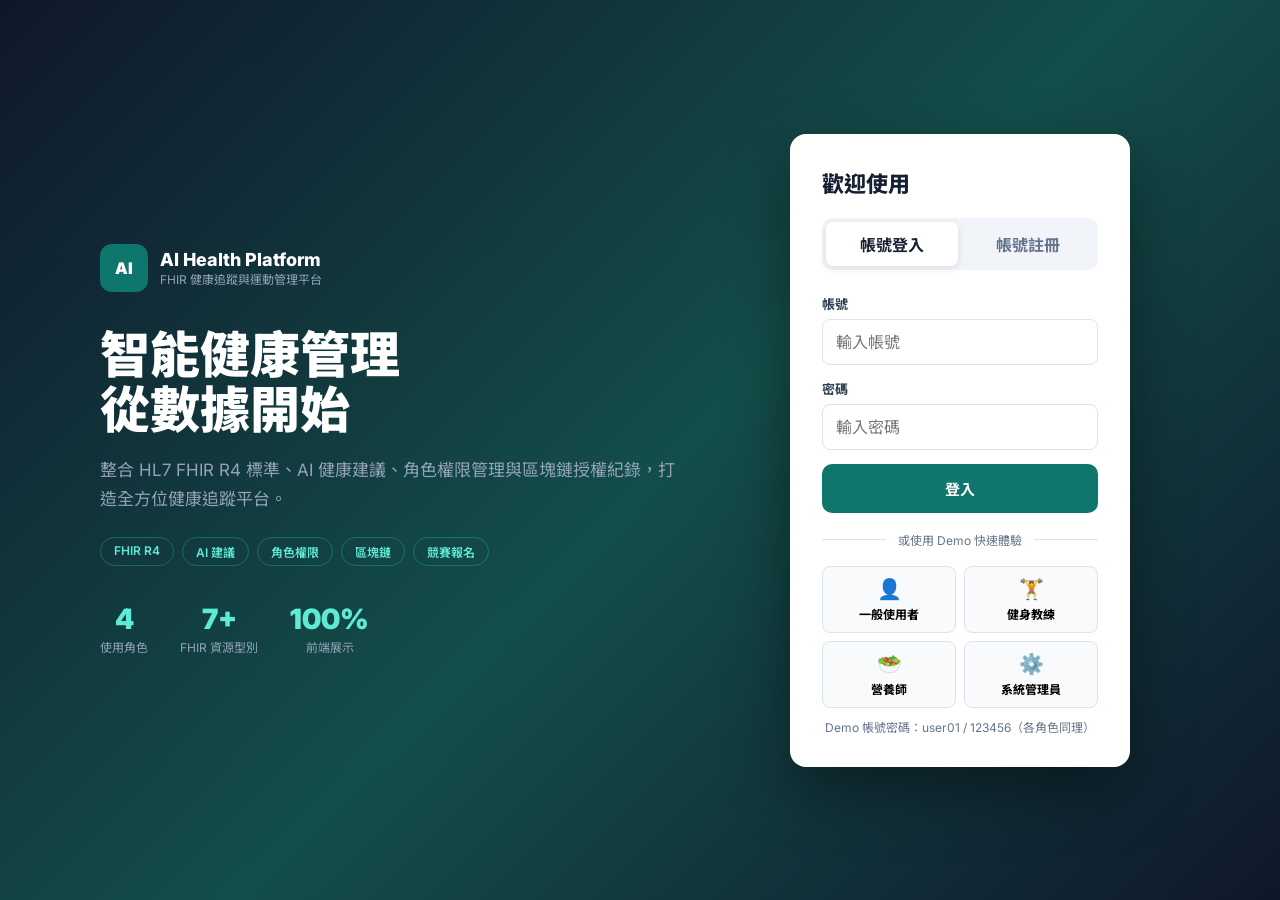
<file: index.html>
<!DOCTYPE html>
<html lang="zh-TW">
<head>
    <meta charset="UTF-8" />
    <meta name="viewport" content="width=device-width, initial-scale=1.0" />
    <meta name="app-feature" content="profile-height-localStorage" />
    <meta name="app-feature" content="registration-management-ui" />
    <title>登入 | AI Health Platform</title>
    <link rel="preconnect" href="https://fonts.googleapis.com" />
    <link rel="preconnect" href="https://fonts.gstatic.com" crossorigin />
    <link href="https://fonts.googleapis.com/css2?family=Inter:wght@400;500;600;700&family=Noto+Sans+TC:wght@400;500;700&display=swap" rel="stylesheet" />
    <link rel="stylesheet" href="style.css" />
</head>
<body class="auth-body">
    <div class="auth-page">
        <div class="auth-container">
            <!-- Hero -->
            <div class="auth-hero">
                <div class="auth-hero-inner">
                    <div class="auth-brand">
                        <span class="auth-brand-icon">AI</span>
                        <div>
                            <div class="auth-brand-name">AI Health Platform</div>
                            <div class="auth-brand-sub">FHIR 健康追蹤與運動管理平台</div>
                        </div>
                    </div>
                    <h1 class="auth-hero-title">智能健康管理<br/>從數據開始</h1>
                    <p class="auth-hero-desc">整合 HL7 FHIR R4 標準、AI 健康建議、角色權限管理與區塊鏈授權紀錄，打造全方位健康追蹤平台。</p>
                    <div class="auth-chips">
                        <span class="auth-chip">FHIR R4</span>
                        <span class="auth-chip">AI 建議</span>
                        <span class="auth-chip">角色權限</span>
                        <span class="auth-chip">區塊鏈</span>
                        <span class="auth-chip">競賽報名</span>
                    </div>
                    <div class="auth-hero-stats">
                        <div class="auth-stat"><strong>4</strong><span>使用角色</span></div>
                        <div class="auth-stat"><strong>7+</strong><span>FHIR 資源型別</span></div>
                        <div class="auth-stat"><strong>100%</strong><span>前端展示</span></div>
                    </div>
                </div>
            </div>

            <!-- Card -->
            <div class="auth-card-wrap">
                <div class="auth-card">
                    <h2 class="auth-card-title">歡迎使用</h2>
                    <div class="auth-tabs" role="tablist">
                        <button class="active" data-tab="login" onclick="switchAuthTab('login')">帳號登入</button>
                        <button data-tab="register" onclick="switchAuthTab('register')">帳號註冊</button>
                    </div>

                    <!-- Login -->
                    <div class="auth-form-panel" id="login-panel">
                        <form onsubmit="loginAccount(event)">
                            <div class="form-group">
                                <label for="login-username">帳號</label>
                                <input id="login-username" type="text" placeholder="輸入帳號" required autocomplete="username" />
                            </div>
                            <div class="form-group">
                                <label for="login-password">密碼</label>
                                <input id="login-password" type="password" placeholder="輸入密碼" required autocomplete="current-password" />
                            </div>
                            <button type="submit" class="auth-submit-btn">登入</button>
                        </form>
                        <div class="demo-divider"><span>或使用 Demo 快速體驗</span></div>
                        <div class="demo-grid">
                            <button class="demo-btn" onclick="demoLogin('user')">
                                <span class="demo-role-icon">👤</span><span>一般使用者</span>
                            </button>
                            <button class="demo-btn" onclick="demoLogin('coach')">
                                <span class="demo-role-icon">🏋️</span><span>健身教練</span>
                            </button>
                            <button class="demo-btn" onclick="demoLogin('nutritionist')">
                                <span class="demo-role-icon">🥗</span><span>營養師</span>
                            </button>
                            <button class="demo-btn" onclick="demoLogin('admin')">
                                <span class="demo-role-icon">⚙️</span><span>系統管理員</span>
                            </button>
                        </div>
                        <p class="auth-hint">Demo 帳號密碼：user01 / 123456（各角色同理）</p>
                    </div>

                    <!-- Register -->
                    <div class="auth-form-panel hidden" id="register-panel">
                        <form onsubmit="registerAccount(event)">
                            <div class="form-row-2">
                                <div class="form-group">
                                    <label for="register-name">姓名</label>
                                    <input id="register-name" type="text" placeholder="真實姓名" required />
                                </div>
                                <div class="form-group">
                                    <label for="register-role">角色</label>
                                    <select id="register-role" required>
                                        <option value="">選擇角色</option>
                                        <option value="user">一般使用者</option>
                                        <option value="coach">健身教練</option>
                                        <option value="nutritionist">營養師</option>
                                        <option value="admin">系統管理員</option>
                                    </select>
                                </div>
                            </div>
                            <div class="form-group">
                                <label for="register-email">Email</label>
                                <input id="register-email" type="email" placeholder="example@mail.com" required autocomplete="email" />
                            </div>
                            <div class="form-group">
                                <label for="register-username">帳號</label>
                                <input id="register-username" type="text" placeholder="英數字帳號" required autocomplete="username" />
                            </div>
                            <div class="form-row-2">
                                <div class="form-group">
                                    <label for="register-password">密碼</label>
                                    <input id="register-password" type="password" placeholder="至少 6 碼" required autocomplete="new-password" />
                                </div>
                                <div class="form-group">
                                    <label for="register-password-confirm">確認密碼</label>
                                    <input id="register-password-confirm" type="password" placeholder="再次輸入" required autocomplete="new-password" />
                                </div>
                            </div>
                            <div class="form-row-2">
                                <div class="form-group">
                                    <label for="register-phone">手機</label>
                                    <input id="register-phone" type="tel" placeholder="09XXXXXXXX" required />
                                </div>
                                <div class="form-group">
                                    <label for="register-organization">單位</label>
                                    <input id="register-organization" type="text" placeholder="學校或組織" required />
                                </div>
                            </div>
                            <button type="submit" class="auth-submit-btn">建立帳號</button>
                        </form>
                    </div>
                </div>
            </div>
        </div>
    </div>

    <div id="toast" class="toast" role="status" aria-live="polite"></div>
    <script src="shared.js"></script>
    <script>
        (function () {
            initDefaultAccounts();
            saveState();
            const s = loadState();
            if ((s.currentAccount || s.demoMode) && s.role && s.role !== "guest") {
                const pages = { user: "app-user.html", coach: "app-coach.html", nutritionist: "app-nutrition.html", admin: "app-admin.html" };
                if (pages[s.role]) window.location.href = pages[s.role];
            }
        })();
    </script>
</body>
</html>
</file>
<file: style.css>
:root {
    --bg: #f5f7fb;
    --panel: #ffffff;
    --text: #172033;
    --muted: #64748b;
    --line: #dbe4ee;
    --primary: #0f766e;
    --primary-dark: #115e59;
    --accent: #2563eb;
    --danger: #dc2626;
    --warning: #f59e0b;
    --success: #16a34a;
    --shadow: 0 18px 45px rgba(15, 23, 42, 0.09);
}

* {
    box-sizing: border-box;
}

body {
    margin: 0;
    min-height: 100vh;
    background: var(--bg);
    color: var(--text);
    font-family: "Inter", "Noto Sans TC", Arial, "Microsoft JhengHei", sans-serif;
    -webkit-font-smoothing: antialiased;
}

::-webkit-scrollbar { width: 6px; height: 6px; }
::-webkit-scrollbar-track { background: transparent; }
::-webkit-scrollbar-thumb { background: #cbd5e1; border-radius: 3px; }
::-webkit-scrollbar-thumb:hover { background: #94a3b8; }

button,
input,
select,
textarea {
    font: inherit;
}

button {
    cursor: pointer;
}

.app-shell {
    display: grid;
    grid-template-columns: 280px minmax(0, 1fr);
    min-height: 100vh;
}

.content-area {
    display: flex;
    flex-direction: column;
    min-height: 100vh;
    overflow-x: hidden;
}

.app-header {
    position: sticky;
    top: 0;
    z-index: 10;
    height: 56px;
    flex: 0 0 56px;
    display: flex;
    align-items: center;
    gap: 14px;
    padding: 0 24px;
    background: var(--panel);
    border-bottom: 1px solid var(--line);
}

.hamburger {
    display: none;
    align-items: center;
    justify-content: center;
    width: 36px;
    height: 36px;
    border: 0;
    border-radius: 8px;
    background: transparent;
    color: var(--text);
    cursor: pointer;
    flex: 0 0 auto;
    transition: background 0.15s;
}

.hamburger:hover { background: var(--bg); }

.header-title {
    flex: 1;
    font-size: 15px;
    font-weight: 700;
    color: var(--text);
    white-space: nowrap;
    overflow: hidden;
    text-overflow: ellipsis;
}

.header-right {
    margin-left: auto;
    flex: 0 0 auto;
    display: flex;
    align-items: center;
    gap: 8px;
}

.notif-btn {
    position: relative;
    width: 36px;
    height: 36px;
    display: flex;
    align-items: center;
    justify-content: center;
    border: 0;
    border-radius: 8px;
    background: transparent;
    color: var(--muted);
    cursor: pointer;
    transition: background 0.15s, color 0.15s;
}

.notif-btn:hover {
    background: var(--bg);
    color: var(--text);
}

.notif-count {
    position: absolute;
    top: 2px;
    right: 2px;
    min-width: 16px;
    height: 16px;
    padding: 0 4px;
    border-radius: 999px;
    background: var(--danger);
    color: #fff;
    font-size: 10px;
    font-weight: 900;
    display: inline-flex;
    align-items: center;
    justify-content: center;
    line-height: 1;
}

.notif-count.hidden { display: none; }

.sidebar-overlay {
    display: none;
    position: fixed;
    inset: 0;
    z-index: 99;
    background: rgba(0, 0, 0, 0.48);
    backdrop-filter: blur(2px);
}

.sidebar-overlay.show { display: block; }

.nav-badge {
    margin-left: auto;
    min-width: 20px;
    height: 20px;
    padding: 0 5px;
    border-radius: 999px;
    background: var(--danger);
    color: #fff;
    font-size: 10px;
    font-weight: 900;
    display: inline-flex;
    align-items: center;
    justify-content: center;
}

.sidebar {
    position: sticky;
    top: 0;
    height: 100vh;
    display: flex;
    flex-direction: column;
    gap: 18px;
    padding: 22px;
    background: #111827;
    color: #eef2ff;
    overflow-y: auto;
}

.brand {
    display: flex;
    align-items: center;
    gap: 12px;
}

.brand-mark {
    width: 42px;
    height: 42px;
    display: grid;
    place-items: center;
    border-radius: 8px;
    background: var(--primary);
    font-size: 28px;
    font-weight: 800;
}

.brand strong,
.brand span,
.account-chip strong,
.account-chip span,
.account-chip small {
    display: block;
}

.brand span,
.account-chip span,
.account-chip small {
    color: #a5b4fc;
    font-size: 13px;
}

.account-chip {
    display: flex;
    align-items: center;
    gap: 12px;
    padding: 14px;
    border: 1px solid rgba(255, 255, 255, 0.12);
    border-radius: 8px;
    background: rgba(255, 255, 255, 0.06);
}

.avatar {
    width: 42px;
    height: 42px;
    flex: 0 0 auto;
    display: grid;
    place-items: center;
    border-radius: 50%;
    background: #334155;
    font-weight: 800;
}

.sidebar-nav {
    display: grid;
    gap: 8px;
}

.nav-item {
    width: 100%;
    display: flex;
    align-items: center;
    gap: 10px;
    padding: 10px 12px;
    border: 0;
    border-radius: 8px;
    color: #cbd5e1;
    background: transparent;
    text-align: left;
}

.nav-item:hover {
    color: #ffffff;
    background: rgba(20, 184, 166, 0.18);
}

.nav-item.active {
    color: #ffffff;
    background: rgba(20, 184, 166, 0.22);
    border-left: 3px solid var(--primary);
    padding-left: 9px;
}

.nav-icon {
    width: 28px;
    height: 28px;
    display: grid;
    place-items: center;
    border-radius: 8px;
    background: rgba(255, 255, 255, 0.08);
    font-size: 13px;
}

.sidebar-actions {
    margin-top: auto;
    display: grid;
    gap: 10px;
}

.main {
    padding: 28px;
    flex: 1;
}

@keyframes section-in {
    from { opacity: 0; transform: translateY(10px); }
    to   { opacity: 1; transform: translateY(0); }
}

.content-section {
    display: none;
}

.content-section.active {
    display: block;
    animation: section-in 0.22s ease forwards;
}

.hero {
    min-height: 420px;
    display: grid;
    grid-template-columns: minmax(0, 1.2fr) minmax(280px, 0.8fr);
    gap: 28px;
    align-items: center;
    padding: 44px;
    border-radius: 12px;
    background: linear-gradient(135deg, #e0f2fe 0%, #ecfdf5 48%, #fff7ed 100%);
    box-shadow: var(--shadow);
}

.home-hero {
    position: relative;
    overflow: hidden;
    background:
        radial-gradient(circle at 88% 12%, rgba(37, 99, 235, 0.2), transparent 28%),
        linear-gradient(135deg, #dff7ff 0%, #e7f8ed 48%, #fff2d8 100%);
}

.home-hero::after {
    content: "";
    position: absolute;
    inset: auto -80px -120px auto;
    width: 320px;
    height: 320px;
    border-radius: 50%;
    background: rgba(15, 118, 110, 0.16);
}

.home-hero-copy,
.home-hero-panel {
    position: relative;
    z-index: 1;
}

.hero h1,
.login-intro h2 {
    margin: 0;
    font-size: clamp(34px, 5vw, 58px);
    line-height: 1.08;
    letter-spacing: 0;
}

.hero p,
.login-intro p {
    max-width: 700px;
    color: #334155;
    font-size: 18px;
    line-height: 1.7;
}

.eyebrow {
    margin: 0 0 12px;
    color: var(--primary-dark);
    font-size: 13px;
    font-weight: 800;
    letter-spacing: 0;
    text-transform: uppercase;
}

.hero-actions,
.form-actions,
.dashboard-actions {
    display: flex;
    flex-wrap: wrap;
    gap: 12px;
    align-items: center;
}

.hero-panel {
    display: grid;
    gap: 16px;
}

.home-hero-panel {
    display: grid;
    grid-template-columns: repeat(2, minmax(0, 1fr));
    gap: 14px;
}

.metric-tile {
    min-height: 132px;
    padding: 18px;
    border: 1px solid rgba(255, 255, 255, 0.65);
    border-radius: 8px;
    background: rgba(255, 255, 255, 0.76);
    box-shadow: 0 16px 38px rgba(15, 23, 42, 0.1);
    backdrop-filter: blur(8px);
}

.metric-tile span,
.home-data-card span {
    display: block;
    color: var(--muted);
    font-size: 14px;
    font-weight: 800;
}

.metric-tile strong,
.home-data-card strong {
    display: block;
    margin-top: 12px;
    font-size: 36px;
}

.compact-actions {
    margin-top: 10px;
}

.signal-card,
.card,
.login-card,
.ai-panel,
.record-card {
    border: 1px solid var(--line);
    border-radius: 8px;
    background: var(--panel);
    box-shadow: var(--shadow);
}

.signal-card {
    padding: 22px;
}

.signal-card span,
.kpi-card span {
    color: var(--muted);
    font-size: 14px;
}

.signal-card strong {
    display: block;
    margin-top: 8px;
    font-size: 34px;
}

.card,
.login-card,
.record-card {
    padding: 22px;
}

.section-heading {
    margin-bottom: 20px;
}

.section-heading h2 {
    margin: 0 0 8px;
    font-size: 30px;
}

.section-heading p {
    margin: 0;
    color: var(--muted);
}

.grid-3,
.grid-2,
.kpi-grid,
.chart-grid,
.split-layout {
    display: grid;
    gap: 18px;
    margin-top: 22px;
}

.home-section-block {
    margin-top: 30px;
}

.home-data-grid,
.role-card-grid,
.demo-step-grid {
    display: grid;
    gap: 18px;
}

.home-data-grid,
.role-card-grid {
    grid-template-columns: repeat(4, minmax(0, 1fr));
}

.home-data-card,
.role-card,
.flow-card,
.demo-step-grid button {
    border: 1px solid var(--line);
    border-radius: 8px;
    background: #ffffff;
    box-shadow: var(--shadow);
}

.home-data-card {
    min-height: 150px;
    padding: 20px;
}

.home-data-card p,
.role-card p,
.role-card small {
    color: var(--muted);
    line-height: 1.6;
}

.role-card {
    padding: 22px;
    transition: transform 0.18s ease, box-shadow 0.18s ease, border-color 0.18s ease;
}

.role-card:hover {
    transform: translateY(-4px);
    border-color: rgba(15, 118, 110, 0.38);
    box-shadow: 0 22px 55px rgba(15, 23, 42, 0.14);
}

.role-icon {
    width: 46px;
    height: 46px;
    display: grid;
    place-items: center;
    border-radius: 8px;
    color: #ffffff;
    background: linear-gradient(135deg, var(--primary), var(--accent));
    font-weight: 900;
}

.flow-strip {
    display: grid;
    grid-template-columns: repeat(6, minmax(0, 1fr));
    gap: 12px;
}

.flow-card {
    position: relative;
    min-height: 86px;
    display: grid;
    place-items: center;
    padding: 16px;
    color: #0f172a;
    font-weight: 900;
    text-align: center;
    background: linear-gradient(180deg, #ffffff, #f0fdfa);
}

.flow-card:not(:last-child)::after {
    content: "→";
    position: absolute;
    right: -14px;
    top: 50%;
    transform: translateY(-50%);
    z-index: 2;
    color: var(--primary);
    font-size: 22px;
}

.demo-step-grid {
    grid-template-columns: repeat(3, minmax(0, 1fr));
}

.demo-step-grid button {
    min-height: 96px;
    padding: 18px;
    text-align: left;
    transition: transform 0.18s ease, border-color 0.18s ease;
}

.demo-step-grid button:hover {
    transform: translateY(-3px);
    border-color: rgba(37, 99, 235, 0.38);
}

.demo-step-grid strong,
.demo-step-grid span {
    display: block;
}

.demo-step-grid strong {
    color: var(--primary-dark);
    margin-bottom: 8px;
}

.grid-3 {
    grid-template-columns: repeat(3, minmax(0, 1fr));
}

.grid-2,
.split-layout {
    grid-template-columns: repeat(2, minmax(0, 1fr));
}

.kpi-grid {
    grid-template-columns: repeat(4, minmax(180px, 1fr));
}

.role-dashboard {
    display: grid;
    gap: 22px;
}

.role-dashboard-header {
    display: flex;
    align-items: center;
    justify-content: space-between;
    gap: 22px;
    padding: 28px;
    border-radius: 12px;
    color: #ffffff;
    background:
        radial-gradient(circle at 92% 8%, rgba(45, 212, 191, 0.28), transparent 28%),
        linear-gradient(135deg, #0f172a 0%, #134e4a 52%, #0f766e 100%);
    box-shadow: var(--shadow);
}

.role-dashboard-header h2 {
    margin: 0 0 8px;
    font-size: 32px;
}

.role-dashboard-header p {
    margin: 0;
    color: #dbeafe;
}

.role-dashboard-header .eyebrow {
    margin-bottom: 10px;
    color: #99f6e4;
}

.role-dashboard-badge {
    min-width: 92px;
    padding: 12px 14px;
    border: 1px solid rgba(255, 255, 255, 0.28);
    border-radius: 8px;
    color: #ccfbf1;
    background: rgba(255, 255, 255, 0.1);
    font-weight: 900;
    text-align: center;
}

.role-kpi-grid {
    display: grid;
    grid-template-columns: repeat(4, minmax(180px, 1fr));
    gap: 18px;
}

.role-action-grid {
    display: grid;
    grid-template-columns: repeat(3, minmax(0, 1fr));
    gap: 14px;
}

.role-summary-card {
    min-height: 150px;
    padding: 22px;
    border: 1px solid var(--line);
    border-radius: 8px;
    background: #ffffff;
    box-shadow: var(--shadow);
}

.role-summary-card h3 {
    margin-top: 0;
    color: #0f172a;
}

.role-summary-card p {
    color: #475569;
    line-height: 1.7;
}

.role-dashboard-btn {
    min-height: 64px;
    display: inline-flex;
    align-items: center;
    justify-content: center;
    gap: 10px;
    padding: 14px 18px;
    border: 1px solid #bfdbfe;
    border-radius: 8px;
    color: #0f172a;
    background: #eef6ff;
    font-weight: 900;
    transition: transform 0.18s ease, box-shadow 0.18s ease, border-color 0.18s ease, background 0.18s ease;
}

.role-dashboard-btn span {
    min-width: 34px;
    height: 34px;
    display: grid;
    place-items: center;
    border-radius: 8px;
    color: #ffffff;
    background: linear-gradient(135deg, var(--primary), var(--accent));
    font-size: 13px;
}

.role-dashboard-btn.primary {
    color: #ffffff;
    border-color: var(--primary);
    background: var(--primary);
}

.role-dashboard-btn.primary span {
    color: var(--primary-dark);
    background: #ccfbf1;
}

.role-dashboard-btn:hover {
    transform: translateY(-3px);
    border-color: rgba(15, 118, 110, 0.45);
    box-shadow: 0 18px 42px rgba(15, 23, 42, 0.14);
}

.chart-grid {
    grid-template-columns: repeat(2, minmax(0, 1fr));
}

.full-chart {
    grid-column: 1 / -1;
}

.chart-card {
    position: relative;
}

.trend-toolbar {
    display: flex;
    flex-wrap: wrap;
    gap: 10px;
    margin-bottom: 16px;
}

.range-button {
    min-height: 38px;
    padding: 8px 14px;
    border: 1px solid var(--line);
    border-radius: 8px;
    color: #334155;
    background: #ffffff;
    font-weight: 800;
}

.range-button.active {
    color: #ffffff;
    background: var(--primary);
    border-color: var(--primary);
}

.trend-hint {
    margin-top: 14px;
    padding: 12px 14px;
    border-radius: 8px;
    color: #92400e;
    background: #fef3c7;
}

.trend-hint:empty {
    display: none;
}

.trend-ai-summary {
    margin-top: 18px;
    border-left: 5px solid var(--primary);
}

.chart-tooltip {
    position: fixed;
    z-index: 20;
    min-width: 190px;
    padding: 10px 12px;
    border: 1px solid var(--line);
    border-radius: 8px;
    color: #0f172a;
    background: #ffffff;
    box-shadow: var(--shadow);
    pointer-events: none;
    opacity: 0;
    transform: translate(10px, 10px);
    transition: opacity 0.12s ease;
    font-size: 13px;
    line-height: 1.5;
}

.chart-tooltip.show {
    opacity: 1;
}

.kpi-card {
    position: relative;
    min-height: 132px;
    padding: 20px;
    border: 1px solid var(--line);
    border-radius: 8px;
    background: #ffffff;
    box-shadow: var(--shadow);
    transition: transform 0.18s ease, box-shadow 0.18s ease, border-color 0.18s ease;
}

.kpi-card:hover {
    transform: translateY(-3px);
    border-color: rgba(20, 184, 166, 0.42);
    box-shadow: 0 20px 50px rgba(15, 23, 42, 0.13);
}

.kpi-card-icon {
    width: 38px;
    height: 38px;
    display: grid;
    place-items: center;
    margin-bottom: 14px;
    border-radius: 8px;
    color: #ffffff;
    background: linear-gradient(135deg, var(--primary), var(--accent));
    font-size: 12px;
    font-weight: 900;
}

.kpi-card strong {
    display: block;
    margin: 12px 0 6px;
    font-size: 32px;
}

.kpi-card small {
    color: var(--muted);
}

.login-layout {
    min-height: calc(100vh - 56px);
    display: grid;
    grid-template-columns: minmax(0, 1fr) minmax(360px, 440px);
    gap: 32px;
    align-items: center;
}

.login-intro {
    padding: 42px;
    border-radius: 12px;
    background: linear-gradient(135deg, #dff6ff 0%, #e7f8ed 56%, #fff3df 100%);
    box-shadow: var(--shadow);
}

.login-card {
    display: grid;
    gap: 22px;
}

.login-card h2,
.login-card h3,
.card h3 {
    margin-top: 0;
}

label {
    display: grid;
    gap: 8px;
    margin-bottom: 14px;
    color: #334155;
    font-weight: 700;
}

input,
select,
textarea {
    width: 100%;
    padding: 12px 13px;
    border: 1px solid var(--line);
    border-radius: 8px;
    color: var(--text);
    background: #ffffff;
}

select {
    appearance: auto;
    -webkit-appearance: auto;
    -moz-appearance: auto;
    position: relative;
    z-index: 10;
    background-color: #fff;
}

.form-group select {
    width: 100%;
    min-height: 44px;
    padding: 12px 14px;
    border: 1px solid var(--border, var(--line));
    border-radius: 8px;
    background-color: #fff;
    color: var(--text-main, var(--text));
    font-size: 14px;
    cursor: pointer;
}

input:focus,
select:focus,
textarea:focus {
    outline: none;
    border-color: var(--primary);
    box-shadow: 0 0 0 3px rgba(15, 118, 110, 0.14);
}

textarea {
    min-height: 120px;
    resize: vertical;
}

.form-grid {
    display: grid;
    grid-template-columns: repeat(2, minmax(0, 1fr));
    gap: 4px 18px;
}

.form-grid .full-span,
.form-actions {
    grid-column: 1 / -1;
}

.field-group {
    display: grid;
    gap: 10px;
    margin-bottom: 14px;
    color: #334155;
}

.checkbox-grid {
    display: grid;
    grid-template-columns: repeat(2, minmax(0, 1fr));
    gap: 10px;
}

.checkbox-grid label {
    min-height: 42px;
    display: flex;
    align-items: center;
    gap: 8px;
    margin: 0;
    padding: 10px 12px;
    border: 1px solid var(--line);
    border-radius: 8px;
    background: #f8fafc;
    transition: border-color 0.18s ease, background 0.18s ease;
}

.checkbox-grid label:hover {
    border-color: rgba(20, 184, 166, 0.42);
    background: #f0fdfa;
}

.checkbox-grid input {
    width: auto;
}

.primary-button,
.secondary-button,
.ghost-button,
.danger-outline,
.danger-button,
.mini-button,
.demo-login-grid button {
    min-height: 42px;
    padding: 10px 15px;
    border-radius: 8px;
    border: 1px solid transparent;
    font-weight: 800;
}

.primary-button {
    color: #ffffff;
    background: var(--primary);
}

.primary-button:hover {
    background: var(--primary-dark);
}

.primary-button:focus-visible,
.secondary-button:focus-visible,
.ghost-button:focus-visible,
.danger-button:focus-visible {
    outline: 2px solid var(--primary);
    outline-offset: 2px;
}

.secondary-button,
.demo-login-grid button,
.mini-button {
    color: #0f172a;
    background: #eef6ff;
    border-color: #bfdbfe;
}

.ghost-button {
    color: #ffffff;
    background: rgba(255, 255, 255, 0.08);
    border-color: rgba(255, 255, 255, 0.18);
}

.danger-outline {
    color: #fecaca;
    background: transparent;
    border-color: rgba(248, 113, 113, 0.45);
}

.danger-button {
    color: #ffffff;
    background: var(--danger);
}

.full-width {
    width: 100%;
}

.demo-login-grid {
    display: grid;
    grid-template-columns: repeat(2, minmax(0, 1fr));
    gap: 10px;
}

.account-hints {
    display: grid;
    gap: 8px;
}

code,
.code-block {
    font-family: Consolas, "Courier New", monospace;
}

.account-hints code {
    display: block;
    padding: 8px 10px;
    border-radius: 8px;
    background: #f1f5f9;
    color: #0f172a;
}

.feature-list {
    display: flex;
    flex-wrap: wrap;
    gap: 10px;
}

.feature-list span,
.status {
    display: inline-flex;
    align-items: center;
    min-height: 28px;
    padding: 4px 10px;
    border-radius: 999px;
    font-size: 13px;
    font-weight: 800;
}

.feature-list span {
    color: #115e59;
    background: rgba(20, 184, 166, 0.15);
}

.status.active,
.status.approved {
    color: #166534;
    background: #dcfce7;
}

.status.disabled,
.status.rejected {
    color: #991b1b;
    background: #fee2e2;
}

.status.pending {
    color: #92400e;
    background: #fef3c7;
}

.status.revision {
    color: #1d4ed8;
    background: #dbeafe;
}

.auth-badge,
.scope-badge {
    display: inline-flex;
    align-items: center;
    min-height: 26px;
    margin: 2px 4px 2px 0;
    padding: 3px 9px;
    border-radius: 999px;
    font-size: 12px;
    font-weight: 900;
}

.auth-badge.valid {
    color: #166534;
    background: #dcfce7;
}

.auth-badge.expired {
    color: #475569;
    background: #e2e8f0;
}

.scope-badge {
    color: #115e59;
    background: #ccfbf1;
}

.mini-button:disabled {
    cursor: not-allowed;
    opacity: 0.48;
}

.auth-data-card {
    margin-bottom: 16px;
    transition: transform 0.18s ease, box-shadow 0.18s ease, border-color 0.18s ease;
}

.auth-data-card:hover {
    transform: translateY(-3px);
    border-color: rgba(20, 184, 166, 0.42);
    box-shadow: 0 20px 50px rgba(15, 23, 42, 0.13);
}

.auth-metric-grid {
    display: grid;
    grid-template-columns: repeat(3, minmax(0, 1fr));
    gap: 12px;
    margin: 16px 0;
}

.auth-metric {
    padding: 14px;
    border: 1px solid var(--line);
    border-radius: 8px;
    background: #f8fafc;
}

.auth-metric span,
.auth-metric small {
    display: block;
    color: var(--muted);
    font-size: 13px;
}

.auth-metric strong {
    display: block;
    margin: 8px 0 4px;
    color: #0f172a;
    font-size: 24px;
}

.table-wrap {
    overflow-x: auto;
}

table {
    width: 100%;
    border-collapse: collapse;
    min-width: 760px;
}

th,
td {
    padding: 12px;
    border-bottom: 1px solid var(--line);
    text-align: left;
}

th {
    color: #334155;
    background: #f8fafc;
}

.code-toolbar {
    display: flex;
    justify-content: flex-end;
    margin-bottom: 10px;
}

.code-block {
    max-height: 560px;
    overflow: auto;
    padding: 18px;
    border-radius: 8px;
    background: #0f172a;
    color: #dbeafe;
    line-height: 1.55;
}

.ai-panel {
    display: grid;
    grid-template-columns: 220px minmax(0, 1fr);
    gap: 22px;
    padding: 22px;
}

.score-ring {
    width: 190px;
    height: 190px;
    display: grid;
    place-items: center;
    border-radius: 50%;
    background: conic-gradient(
        var(--score-color, var(--primary)) 0 calc(var(--score-pct, 76) * 1%),
        #dbe4ee calc(var(--score-pct, 76) * 1%) 100%
    );
    transition: background 0.5s ease;
}

.score-ring div {
    width: 140px;
    height: 140px;
    display: grid;
    place-items: center;
    border-radius: 50%;
    background: #ffffff;
    text-align: center;
}

.score-ring strong {
    font-size: 42px;
}

.advice-list {
    display: grid;
    gap: 12px;
}

.advice-item {
    padding: 14px;
    border: 1px solid var(--line);
    border-radius: 8px;
    background: #f8fafc;
}

.qr-card {
    display: flex;
    flex-direction: column;
    align-items: center;
    justify-content: center;
    gap: 16px;
    text-align: center;
}

.qrcode-box {
    width: 220px;
    height: 220px;
    display: grid;
    place-items: center;
    flex: 0 0 220px;
    padding: 20px;
    border: 1px solid var(--line);
    border-radius: 8px;
    background: #ffffff;
    overflow: hidden;
}

#qrcode img,
#qrcode canvas {
    width: 180px !important;
    height: 180px !important;
}

.qr-detail-list {
    width: 100%;
    display: grid;
    gap: 8px;
    text-align: left;
}

.qr-detail-list p {
    display: grid;
    grid-template-columns: 86px minmax(0, 1fr);
    gap: 10px;
    margin: 0;
    padding: 9px 10px;
    border-radius: 8px;
    background: #f8fafc;
}

.qr-detail-list span {
    color: var(--muted);
}

.qr-detail-list strong {
    min-width: 0;
    overflow-wrap: anywhere;
}

.timeline {
    display: grid;
    gap: 12px;
}

.timeline-item {
    padding: 16px;
    border-left: 4px solid var(--primary);
    border-radius: 8px;
    background: #ffffff;
    box-shadow: var(--shadow);
}

.muted,
.empty {
    color: var(--muted);
}

.toast {
    position: fixed;
    right: 24px;
    bottom: 24px;
    z-index: 10;
    min-width: 260px;
    max-width: calc(100vw - 48px);
    padding: 14px 16px;
    border-radius: 8px;
    color: #ffffff;
    background: #0f172a;
    box-shadow: var(--shadow);
    opacity: 0;
    transform: translateY(12px);
    pointer-events: none;
    transition: 0.2s ease;
}

.toast.show {
    opacity: 1;
    transform: translateY(0);
}

canvas {
    width: 100%;
    max-width: 100%;
}

#qr-canvas {
    width: 180px !important;
    height: 180px !important;
    max-width: 180px !important;
}

/* ─── Navbar ─────────────────────────────────────────── */
.navbar {
    position: fixed;
    top: 0;
    left: 0;
    right: 0;
    z-index: 200;
    height: 60px;
    display: flex;
    align-items: center;
    background: #111827;
    color: #e2e8f0;
    box-shadow: 0 2px 16px rgba(0, 0, 0, 0.28);
}

.nav-brand {
    display: flex;
    align-items: center;
    gap: 10px;
    padding: 0 20px;
    height: 100%;
    text-decoration: none;
    color: inherit;
    flex: 0 0 auto;
    border-right: 1px solid rgba(255, 255, 255, 0.1);
}

.nav-brand-icon {
    width: 32px;
    height: 32px;
    display: grid;
    place-items: center;
    border-radius: 8px;
    background: var(--primary);
    font-size: 20px;
    font-weight: 900;
    color: #fff;
    flex: 0 0 auto;
}

.nav-brand-name {
    font-weight: 800;
    font-size: 15px;
    white-space: nowrap;
}

.nav-brand-sub {
    color: #64748b;
    font-size: 11px;
}

.nav-toggle {
    display: none;
    align-items: center;
    justify-content: center;
    width: 38px;
    height: 38px;
    margin-left: 12px;
    border: 0;
    border-radius: 8px;
    background: transparent;
    color: #e2e8f0;
    cursor: pointer;
    flex: 0 0 auto;
    transition: background 0.15s;
}

.nav-toggle:hover { background: rgba(255, 255, 255, 0.1); }

.nav-menu {
    display: flex;
    align-items: center;
    flex: 1;
    padding: 0 8px;
    gap: 2px;
    height: 100%;
    overflow-x: auto;
}

.nav-btn {
    height: 100%;
    padding: 0 14px;
    border: 0;
    border-bottom: 2px solid transparent;
    background: transparent;
    color: #94a3b8;
    font-size: 13.5px;
    font-weight: 600;
    white-space: nowrap;
    cursor: pointer;
    display: flex;
    align-items: center;
    gap: 6px;
    transition: color 0.15s, border-color 0.15s;
}

.nav-btn:hover { color: #fff; }

.nav-btn.active {
    color: #fff;
    border-bottom-color: var(--primary);
}

.nav-dropdown-wrap {
    position: relative;
    height: 100%;
    display: flex;
    align-items: center;
}

.nav-dropdown-wrap.has-active > .nav-btn {
    color: #fff;
    border-bottom-color: var(--primary);
}

.nav-dropdown {
    display: none;
    position: absolute;
    top: 100%;
    left: 0;
    min-width: 164px;
    padding: 6px 0;
    background: #1e293b;
    border-radius: 8px;
    box-shadow: 0 8px 28px rgba(0, 0, 0, 0.35);
    z-index: 300;
}

.nav-dropdown-wrap:hover .nav-dropdown,
.nav-dropdown-wrap.open .nav-dropdown {
    display: block;
}

.nav-dropdown-item {
    display: block;
    width: 100%;
    padding: 10px 16px;
    border: 0;
    background: transparent;
    color: #94a3b8;
    font-size: 13.5px;
    font-weight: 500;
    text-align: left;
    cursor: pointer;
    transition: background 0.1s, color 0.1s;
}

.nav-dropdown-item:hover,
.nav-dropdown-item.active {
    background: rgba(20, 184, 166, 0.14);
    color: #fff;
}

.nav-right {
    display: flex;
    align-items: center;
    gap: 4px;
    padding: 0 12px;
    flex: 0 0 auto;
    border-left: 1px solid rgba(255, 255, 255, 0.1);
}

.nav-notif-btn {
    position: relative;
    width: 38px;
    height: 38px;
    display: flex;
    align-items: center;
    justify-content: center;
    border: 0;
    border-radius: 8px;
    background: transparent;
    color: #64748b;
    cursor: pointer;
    transition: background 0.15s, color 0.15s;
}

.nav-notif-btn:hover {
    background: rgba(255, 255, 255, 0.1);
    color: #fff;
}

.nav-notif-badge {
    position: absolute;
    top: 4px;
    right: 4px;
    min-width: 16px;
    height: 16px;
    padding: 0 4px;
    border-radius: 999px;
    background: var(--danger);
    color: #fff;
    font-size: 10px;
    font-weight: 900;
    display: inline-flex;
    align-items: center;
    justify-content: center;
}

.nav-notif-badge.hidden { display: none; }

.nav-user-wrap {
    position: relative;
}

.nav-user-btn {
    display: flex;
    align-items: center;
    gap: 8px;
    height: 38px;
    padding: 0 10px;
    border: 0;
    border-radius: 8px;
    background: transparent;
    color: #e2e8f0;
    font-size: 13.5px;
    font-weight: 600;
    cursor: pointer;
    transition: background 0.15s;
}

.nav-user-btn:hover { background: rgba(255, 255, 255, 0.1); }

.nav-user-avatar {
    width: 30px;
    height: 30px;
    display: grid;
    place-items: center;
    border-radius: 50%;
    background: var(--primary);
    color: #fff;
    font-size: 13px;
    font-weight: 800;
    flex: 0 0 auto;
}

.nav-caret {
    font-size: 10px;
    opacity: 0.6;
    transition: transform 0.15s;
}

.nav-user-wrap.open .nav-caret { transform: rotate(180deg); }

.nav-user-menu {
    display: none;
    position: absolute;
    top: calc(100% + 8px);
    right: 0;
    min-width: 190px;
    padding: 8px 0;
    background: #fff;
    border: 1px solid var(--line);
    border-radius: 10px;
    box-shadow: 0 8px 28px rgba(0, 0, 0, 0.15);
    z-index: 300;
}

.nav-user-wrap.open .nav-user-menu { display: block; }

.nav-user-info {
    padding: 10px 16px 8px;
}

.nav-user-info strong {
    display: block;
    color: #0f172a;
    font-size: 14px;
}

.nav-user-info span {
    color: var(--muted);
    font-size: 12px;
}

.nav-user-menu hr {
    margin: 4px 0;
    border: 0;
    border-top: 1px solid var(--line);
}

.nav-user-menu button {
    display: block;
    width: 100%;
    padding: 10px 16px;
    border: 0;
    background: transparent;
    color: #374151;
    font-size: 13.5px;
    font-weight: 600;
    text-align: left;
    cursor: pointer;
    transition: background 0.1s;
}

.nav-user-menu button.logout-btn:hover {
    background: #fef2f2;
    color: var(--danger);
}

/* ─── Page body (used by all role pages) ─── */
.page-body {
    padding-top: 60px;
    min-height: 100vh;
    background: var(--bg);
}

.page-content {
    padding: 28px;
    max-width: 1440px;
    margin: 0 auto;
}

/* ─── Auth / Login page ─────────────────────────────── */
.auth-page {
    min-height: 100vh;
    display: flex;
    align-items: center;
    justify-content: center;
    background: linear-gradient(135deg, #0f172a 0%, #134e4a 52%, #0f172a 100%);
    padding: 24px;
}

.auth-container {
    width: 100%;
    max-width: 1080px;
    display: grid;
    grid-template-columns: 1fr 440px;
    gap: 64px;
    align-items: center;
}

.auth-hero { color: #fff; }

.auth-hero h1 {
    margin: 0 0 18px;
    font-size: clamp(30px, 4vw, 50px);
    font-weight: 900;
    line-height: 1.1;
}

.auth-hero p {
    margin: 0 0 24px;
    color: #94a3b8;
    font-size: 17px;
    line-height: 1.7;
}

.auth-chips {
    display: flex;
    flex-wrap: wrap;
    gap: 8px;
}

.auth-chip {
    padding: 5px 13px;
    border: 1px solid rgba(20, 184, 166, 0.4);
    border-radius: 999px;
    color: #5eead4;
    font-size: 12px;
    font-weight: 600;
}

.auth-card {
    background: #fff;
    border-radius: 16px;
    padding: 32px;
    box-shadow: 0 24px 64px rgba(0, 0, 0, 0.4);
}

.auth-tabs {
    display: grid;
    grid-template-columns: 1fr 1fr;
    gap: 4px;
    padding: 4px;
    margin-bottom: 24px;
    background: #f1f5f9;
    border-radius: 10px;
}

.auth-tabs button {
    padding: 10px;
    border: 0;
    border-radius: 7px;
    background: transparent;
    font-weight: 700;
    color: var(--muted);
    cursor: pointer;
    transition: all 0.15s;
}

.auth-tabs button.active {
    background: #fff;
    color: var(--text);
    box-shadow: 0 2px 8px rgba(0, 0, 0, 0.1);
}

.auth-form-panel { display: block; }
.auth-form-panel.hidden { display: none; }

.demo-divider {
    display: flex;
    align-items: center;
    gap: 12px;
    margin: 18px 0;
    color: var(--muted);
    font-size: 12px;
}

.demo-divider::before,
.demo-divider::after {
    content: "";
    flex: 1;
    border-top: 1px solid var(--line);
}

.demo-grid {
    display: grid;
    grid-template-columns: repeat(2, 1fr);
    gap: 8px;
}

.demo-grid button {
    padding: 10px 8px;
    border: 1px solid var(--line);
    border-radius: 8px;
    background: #f8fafc;
    font-size: 12px;
    font-weight: 700;
    cursor: pointer;
    transition: all 0.15s;
    text-align: center;
}

.demo-grid button:hover {
    border-color: var(--primary);
    background: #f0fdfa;
    color: var(--primary);
}

/* ─── Chart containers ─────────────────────────────── */
.chart-row {
    display: grid;
    grid-template-columns: repeat(2, 1fr);
    gap: 18px;
    margin-top: 22px;
}

.chart-row-4 {
    display: grid;
    grid-template-columns: repeat(4, minmax(0, 1fr));
    gap: 18px;
    margin-top: 22px;
}

.chart-box {
    position: relative;
    height: 220px;
}

.chart-box-sm {
    position: relative;
    height: 180px;
}

/* ─── Navbar mobile ─────────────────────────────────── */
@media (max-width: 768px) {
    .nav-toggle { display: inline-flex; }

    .nav-brand-sub { display: none; }

    .nav-menu {
        display: none;
        position: fixed;
        top: 60px;
        left: 0;
        right: 0;
        bottom: 0;
        background: #111827;
        flex-direction: column;
        align-items: flex-start;
        padding: 12px 0;
        overflow-y: auto;
        z-index: 199;
        height: auto;
    }

    .nav-menu.open { display: flex; }

    .nav-btn {
        height: 46px;
        width: 100%;
        padding: 0 20px;
        border-bottom: 0;
        border-left: 3px solid transparent;
        justify-content: flex-start;
    }

    .nav-btn.active { border-left-color: var(--primary); border-bottom-color: transparent; }

    .nav-dropdown-wrap {
        width: 100%;
        flex-direction: column;
        height: auto;
    }

    .nav-dropdown {
        position: static;
        background: rgba(255, 255, 255, 0.05);
        border-radius: 0;
        box-shadow: none;
        width: 100%;
        padding: 4px 0 4px 20px;
    }

    .nav-dropdown-wrap:hover .nav-dropdown { display: none; }
    .nav-dropdown-wrap.open .nav-dropdown { display: block; }

    .nav-right { border-left: 0; }

    .auth-container { grid-template-columns: 1fr; gap: 32px; }
    .auth-hero { text-align: center; }
    .auth-chips { justify-content: center; }

    .chart-row,
    .chart-row-4 { grid-template-columns: 1fr; }

    .page-content { padding: 16px; }
}

@media (max-width: 980px) {
    .app-shell {
        grid-template-columns: 1fr;
    }

    .sidebar {
        position: fixed;
        top: 0;
        left: 0;
        z-index: 100;
        height: 100vh;
        transform: translateX(-100%);
        transition: transform 0.25s ease, box-shadow 0.25s ease;
    }

    .sidebar.open {
        transform: translateX(0);
        box-shadow: 4px 0 40px rgba(0, 0, 0, 0.3);
    }

    .hamburger {
        display: inline-flex;
    }

    .hero,
    .login-layout,
    .grid-3,
    .grid-2,
    .split-layout,
    .chart-grid,
    .ai-panel {
        grid-template-columns: 1fr;
    }

    .kpi-grid {
        grid-template-columns: repeat(2, minmax(0, 1fr));
    }

    .role-dashboard-header {
        align-items: flex-start;
        flex-direction: column;
    }

    .role-kpi-grid,
    .role-action-grid,
    .auth-metric-grid {
        grid-template-columns: repeat(2, minmax(0, 1fr));
    }

    .home-data-grid,
    .role-card-grid,
    .flow-strip,
    .demo-step-grid {
        grid-template-columns: repeat(2, minmax(0, 1fr));
    }

    .flow-card:not(:last-child)::after {
        display: none;
    }
}

@media (max-width: 620px) {
    .main,
    .hero,
    .login-intro {
        padding: 18px;
    }

    .sidebar {
        padding: 18px;
    }

    .app-header {
        padding: 0 16px;
    }

    .form-grid,
    .kpi-grid,
    .role-kpi-grid,
    .role-action-grid,
    .auth-metric-grid,
    .checkbox-grid,
    .demo-login-grid,
    .home-hero-panel,
    .home-data-grid,
    .role-card-grid,
    .flow-strip,
    .demo-step-grid {
        grid-template-columns: 1fr;
    }

    .hero h1,
    .login-intro h2 {
        font-size: 34px;
    }
}

/* ─── Auth page body ────────────────────────────────── */
.auth-body {
    background: linear-gradient(135deg, #0f172a 0%, #134e4a 100%);
    min-height: 100vh;
}

.auth-hero-inner { padding: 20px 0; }

.auth-brand {
    display: flex;
    align-items: center;
    gap: 12px;
    margin-bottom: 36px;
}
.auth-brand-icon {
    width: 48px;
    height: 48px;
    border-radius: 12px;
    background: var(--primary);
    color: #fff;
    font-weight: 900;
    font-size: 16px;
    display: flex;
    align-items: center;
    justify-content: center;
    flex-shrink: 0;
}
.auth-brand-name { font-size: 18px; font-weight: 800; color: #fff; }
.auth-brand-sub { font-size: 12px; color: #94a3b8; }

.auth-hero-title {
    margin: 0 0 18px;
    font-size: clamp(28px, 4vw, 48px);
    font-weight: 900;
    line-height: 1.15;
    color: #fff;
}
.auth-hero-desc {
    margin: 0 0 28px;
    color: #94a3b8;
    font-size: 16px;
    line-height: 1.7;
}

.auth-hero-stats {
    display: flex;
    gap: 32px;
    margin-top: 36px;
}
.auth-stat { text-align: center; color: #fff; }
.auth-stat strong { display: block; font-size: 28px; font-weight: 900; color: #5eead4; }
.auth-stat span { font-size: 12px; color: #94a3b8; }

.auth-card-wrap {
    display: flex;
    align-items: center;
    justify-content: center;
}
.auth-card-title {
    margin: 0 0 20px;
    font-size: 22px;
    font-weight: 800;
    color: var(--text);
}
.auth-submit-btn {
    display: block;
    width: 100%;
    padding: 14px;
    margin-top: 8px;
    border: 0;
    border-radius: 10px;
    background: var(--primary);
    color: #fff;
    font-size: 15px;
    font-weight: 700;
    cursor: pointer;
    transition: background 0.15s;
}
.auth-submit-btn:hover { background: var(--primary-dark); }
.auth-hint { margin: 10px 0 0; font-size: 12px; color: var(--muted); text-align: center; }

.demo-btn {
    display: flex;
    flex-direction: column;
    align-items: center;
    gap: 4px;
    padding: 12px 8px;
    border: 1px solid var(--line);
    border-radius: 10px;
    background: #f8fafc;
    font-size: 12px;
    font-weight: 700;
    cursor: pointer;
    transition: all 0.15s;
}
.demo-btn:hover { border-color: var(--primary); background: #f0fdfa; color: var(--primary); }
.demo-role-icon { font-size: 20px; }

/* ─── Page layout ───────────────────────────────────── */
.section-title {
    margin: 0 0 20px;
    font-size: 22px;
    font-weight: 800;
    color: var(--text);
}

.dashboard-panels {
    display: grid;
    grid-template-columns: repeat(2, 1fr);
    gap: 18px;
    margin-top: 20px;
}

.form-card, .table-card { overflow-x: auto; }
.table-card table { width: 100%; border-collapse: collapse; font-size: 14px; }
.table-card th { padding: 10px 12px; background: #f8fafc; border-bottom: 2px solid var(--line); font-weight: 700; text-align: left; white-space: nowrap; }
.table-card td { padding: 10px 12px; border-bottom: 1px solid var(--line); vertical-align: middle; }
.table-card tr:last-child td { border-bottom: 0; }
.table-card td.empty { color: var(--muted); text-align: center; padding: 24px; }

.form-row-2 { display: grid; grid-template-columns: 1fr 1fr; gap: 14px; }
.form-row-3 { display: grid; grid-template-columns: 1fr 1fr 1fr; gap: 14px; }

.profile-card {
    max-width: 920px;
}

.profile-help {
    margin: 4px 0 16px;
    color: var(--muted);
    font-size: 13px;
    line-height: 1.6;
}

.bmi-source-item p {
    margin: 6px 0 0;
}

#registration-section,
.registration-section,
.card,
.form-grid,
.form-group,
.main-content {
    overflow: visible;
}

.table-card,
.table-card.card {
    overflow-x: auto;
}

#registration-section .form-card {
    overflow: visible;
}

.custom-select {
    position: relative;
    width: 100%;
    z-index: 20;
}

.custom-select.open {
    z-index: 999;
}

.custom-select-trigger {
    width: 100%;
    min-height: 44px;
    padding: 12px 14px;
    border: 1px solid var(--border, var(--line));
    border-radius: 8px;
    background: #fff;
    color: var(--text-main, var(--text));
    display: flex;
    justify-content: space-between;
    align-items: center;
    cursor: pointer;
    font-size: 14px;
}

.custom-select-trigger i {
    font-size: 12px;
    line-height: 1;
}

.custom-select-trigger i::before {
    content: "v";
    font-style: normal;
}

.custom-select-menu {
    display: none;
    position: absolute;
    top: calc(100% + 6px);
    left: 0;
    right: 0;
    background: #fff;
    border: 1px solid var(--border, var(--line));
    border-radius: 10px;
    box-shadow: 0 12px 30px rgba(15, 23, 42, 0.18);
    max-height: 260px;
    overflow-y: auto;
    z-index: 1000;
}

.custom-select.open .custom-select-menu {
    display: block;
}

.custom-select-menu button {
    width: 100%;
    min-height: 44px;
    padding: 12px 14px;
    border: none;
    background: #fff;
    text-align: left;
    cursor: pointer;
    font-size: 14px;
    color: var(--text-main, var(--text));
}

.custom-select-menu button:hover {
    background: #f0f9ff;
    color: var(--primary);
}

.registration-hero {
    display: flex;
    align-items: center;
    justify-content: space-between;
    gap: 18px;
    margin-bottom: 22px;
    padding: 24px;
    border-radius: 16px;
    background: linear-gradient(135deg, #0f172a 0%, #0f766e 100%);
    color: #fff;
    box-shadow: 0 18px 42px rgba(15, 23, 42, 0.18);
}

.registration-hero h2 {
    margin: 0 0 8px;
    font-size: 26px;
}

.registration-hero p {
    margin: 0;
    color: rgba(255, 255, 255, 0.82);
}

.registration-form-card {
    padding: 0;
    background: transparent;
    border: 0;
    box-shadow: none;
}

.registration-form-section {
    margin-bottom: 18px;
    padding: 20px;
    border: 1px solid var(--line);
    border-radius: 14px;
    background: #fff;
    box-shadow: 0 10px 30px rgba(15, 23, 42, 0.06);
}

.registration-section-title {
    display: flex;
    align-items: center;
    gap: 10px;
    margin: 0 0 18px;
    color: #0f172a;
    font-size: 17px;
}

.registration-section-title span {
    display: inline-flex;
    align-items: center;
    justify-content: center;
    width: 34px;
    height: 34px;
    border-radius: 999px;
    background: #ccfbf1;
    color: #0f766e;
    font-size: 12px;
    font-weight: 800;
}

.registration-submit-bar {
    display: flex;
    justify-content: flex-end;
    padding: 18px 0 4px;
}

.registration-submit-button {
    min-width: 180px;
    box-shadow: 0 12px 24px rgba(15, 118, 110, 0.22);
}

.registration-management {
    display: grid;
    gap: 18px;
}

.registration-page-heading {
    padding: 4px 0;
}

.registration-page-heading span {
    display: inline-block;
    margin-bottom: 8px;
    color: var(--primary);
    font-size: 12px;
    font-weight: 800;
    letter-spacing: 0.08em;
    text-transform: uppercase;
}

.registration-page-heading h2 {
    margin: 0 0 8px;
    color: #0f172a;
    font-size: 26px;
}

.registration-page-heading p {
    margin: 0;
    color: var(--muted);
}

.registration-status-card {
    display: grid;
    grid-template-columns: repeat(3, minmax(0, 1fr));
    gap: 14px;
    padding: 18px;
    border: 1px solid var(--line);
    border-radius: 16px;
    background: #fff;
    box-shadow: 0 14px 34px rgba(15, 23, 42, 0.08);
}

.registration-status-card div,
.registration-summary-grid div {
    display: grid;
    gap: 6px;
    min-width: 0;
}

.registration-status-card span,
.registration-summary-grid span {
    color: var(--muted);
    font-size: 12px;
    font-weight: 700;
}

.registration-status-card strong,
.registration-summary-grid strong {
    overflow-wrap: anywhere;
    color: #0f172a;
    font-size: 15px;
}

.registration-progress {
    display: grid;
    grid-template-columns: repeat(5, minmax(0, 1fr));
    gap: 10px;
    padding: 16px;
    border-radius: 16px;
    background: #f8fafc;
    border: 1px solid var(--line);
}

.registration-step {
    display: grid;
    justify-items: center;
    gap: 8px;
    padding: 12px 8px;
    border-radius: 12px;
    color: #64748b;
    text-align: center;
}

.registration-step span {
    display: inline-flex;
    align-items: center;
    justify-content: center;
    width: 34px;
    height: 34px;
    border-radius: 50%;
    background: #e2e8f0;
    color: #475569;
    font-weight: 800;
}

.registration-step.active {
    background: #ecfeff;
    color: #0369a1;
}

.registration-step.active span {
    background: #bae6fd;
    color: #0369a1;
}

.registration-step.done {
    background: #f0fdfa;
    color: #0f766e;
}

.registration-step.done span {
    background: #0f766e;
    color: #fff;
}

.registration-summary-card h3 {
    margin-bottom: 14px;
}

.registration-summary-grid {
    display: grid;
    grid-template-columns: repeat(3, minmax(0, 1fr));
    gap: 14px;
}

.registration-summary-grid.two-col {
    grid-template-columns: repeat(2, minmax(0, 1fr));
}

.registration-summary-grid div {
    padding: 14px;
    border-radius: 12px;
    background: #f8fafc;
    border: 1px solid #e2e8f0;
}

.registration-action-grid {
    display: grid;
    grid-template-columns: repeat(4, minmax(0, 1fr));
    gap: 12px;
}

.registration-empty {
    padding: 34px 22px;
    border: 1px dashed #94a3b8;
    border-radius: 16px;
    background: #f8fafc;
    text-align: center;
}

.registration-empty strong {
    display: block;
    color: #0f172a;
    font-size: 18px;
    margin-bottom: 8px;
}

.registration-empty p {
    margin: 0 0 16px;
    color: var(--muted);
}

.registration-badge {
    display: inline-flex;
    align-items: center;
    justify-content: center;
    width: fit-content;
    min-height: 28px;
    padding: 5px 10px;
    border-radius: 999px;
    font-size: 12px;
    font-weight: 800;
}

.registration-badge.pending { background: #fffbeb; color: #92400e; }
.registration-badge.approved { background: #dcfce7; color: #166534; }
.registration-badge.revision { background: #e0f2fe; color: #075985; }
.registration-badge.rejected { background: #fee2e2; color: #991b1b; }

.registration-mini-button {
    border-radius: 999px;
    padding: 7px 12px;
}

.registration-review-card {
    display: grid;
    grid-template-columns: 1fr auto;
    gap: 14px;
    align-items: start;
    margin-bottom: 14px;
}

.registration-review-card .dashboard-actions {
    grid-column: 1 / -1;
}

.registration-modal {
    position: fixed;
    inset: 0;
    z-index: 2000;
    display: none;
    align-items: center;
    justify-content: center;
    padding: 20px;
    background: rgba(15, 23, 42, 0.48);
}

.registration-modal.show {
    display: flex;
}

.registration-modal-panel {
    width: min(820px, 100%);
    max-height: min(720px, 90vh);
    overflow-y: auto;
    border-radius: 18px;
    background: #fff;
    box-shadow: 0 24px 70px rgba(15, 23, 42, 0.28);
}

.registration-modal-header {
    display: grid;
    grid-template-columns: 1fr auto auto;
    gap: 12px;
    align-items: center;
    padding: 18px 20px;
    border-bottom: 1px solid var(--line);
    background: linear-gradient(135deg, #0f172a 0%, #115e59 100%);
    color: #fff;
}

.registration-modal-header span {
    color: rgba(255, 255, 255, 0.72);
    font-size: 12px;
    font-weight: 800;
}

.registration-modal-header h3 {
    margin: 4px 0 0;
    color: #fff;
}

.modal-close-button {
    width: 34px;
    height: 34px;
    border: 0;
    border-radius: 50%;
    background: rgba(255, 255, 255, 0.16);
    color: #fff;
    cursor: pointer;
    font-size: 22px;
    line-height: 1;
}

.registration-modal-body {
    display: grid;
    gap: 16px;
    padding: 20px;
}

.registration-link-row {
    display: flex;
    flex-wrap: wrap;
    gap: 10px;
}

.registration-review-note {
    padding: 14px;
    border-left: 4px solid var(--primary);
    border-radius: 12px;
    background: #f0fdfa;
}

.registration-review-note p {
    margin: 6px 0 0;
    color: #334155;
}

.checkbox-group {
    display: flex;
    flex-wrap: wrap;
    gap: 10px;
    padding: 8px 0;
}
.checkbox-group label {
    display: flex;
    align-items: center;
    gap: 6px;
    font-size: 14px;
    cursor: pointer;
}

/* ─── Chart extras ──────────────────────────────────── */
.chart-box {
    background: var(--panel);
    border: 1px solid var(--line);
    border-radius: 12px;
    padding: 16px;
    overflow: hidden;
}
.chart-box-title {
    font-size: 13px;
    font-weight: 700;
    color: var(--muted);
    margin-bottom: 10px;
    text-transform: uppercase;
    letter-spacing: 0.04em;
}
.trend-charts { display: flex; flex-direction: column; gap: 18px; margin-top: 20px; }

/* ─── Share & QR ────────────────────────────────────── */
.share-layout {
    display: grid;
    grid-template-columns: 1fr 320px;
    gap: 20px;
    align-items: start;
}
.qr-info { margin-top: 16px; }
.qr-info > div { display: flex; justify-content: space-between; padding: 6px 0; border-bottom: 1px solid var(--line); font-size: 13px; }
.qr-info > div:last-child { border-bottom: 0; }
.qr-info span { color: var(--muted); }

/* ─── Record list ───────────────────────────────────── */
.record-list { display: flex; flex-direction: column; gap: 12px; }

/* ─── Responsive supplements ────────────────────────── */
@media (max-width: 768px) {
    .dashboard-panels { grid-template-columns: 1fr; }
    .form-row-2, .form-row-3 { grid-template-columns: 1fr; }
    .share-layout { grid-template-columns: 1fr; }
    .auth-hero-stats { gap: 20px; }
    .registration-hero {
        align-items: stretch;
        flex-direction: column;
    }
    .registration-status-card,
    .registration-summary-grid,
    .registration-summary-grid.two-col,
    .registration-action-grid {
        grid-template-columns: 1fr;
    }
    .registration-progress {
        grid-template-columns: 1fr;
    }
    .registration-step {
        grid-template-columns: 40px 1fr;
        justify-items: start;
        text-align: left;
    }
    .registration-review-card,
    .registration-modal-header {
        grid-template-columns: 1fr;
    }
}

@media (max-width: 520px) {
    .auth-card { padding: 22px 16px; }
    .auth-hero-stats { flex-wrap: wrap; }
}

/* ─── Form group (label + input block) ──────────────── */
.form-group {
    display: flex;
    flex-direction: column;
    gap: 6px;
    margin-bottom: 14px;
}
.form-group label {
    display: block;
    margin-bottom: 0;
    font-size: 13px;
    font-weight: 700;
    color: #334155;
}
</file>
